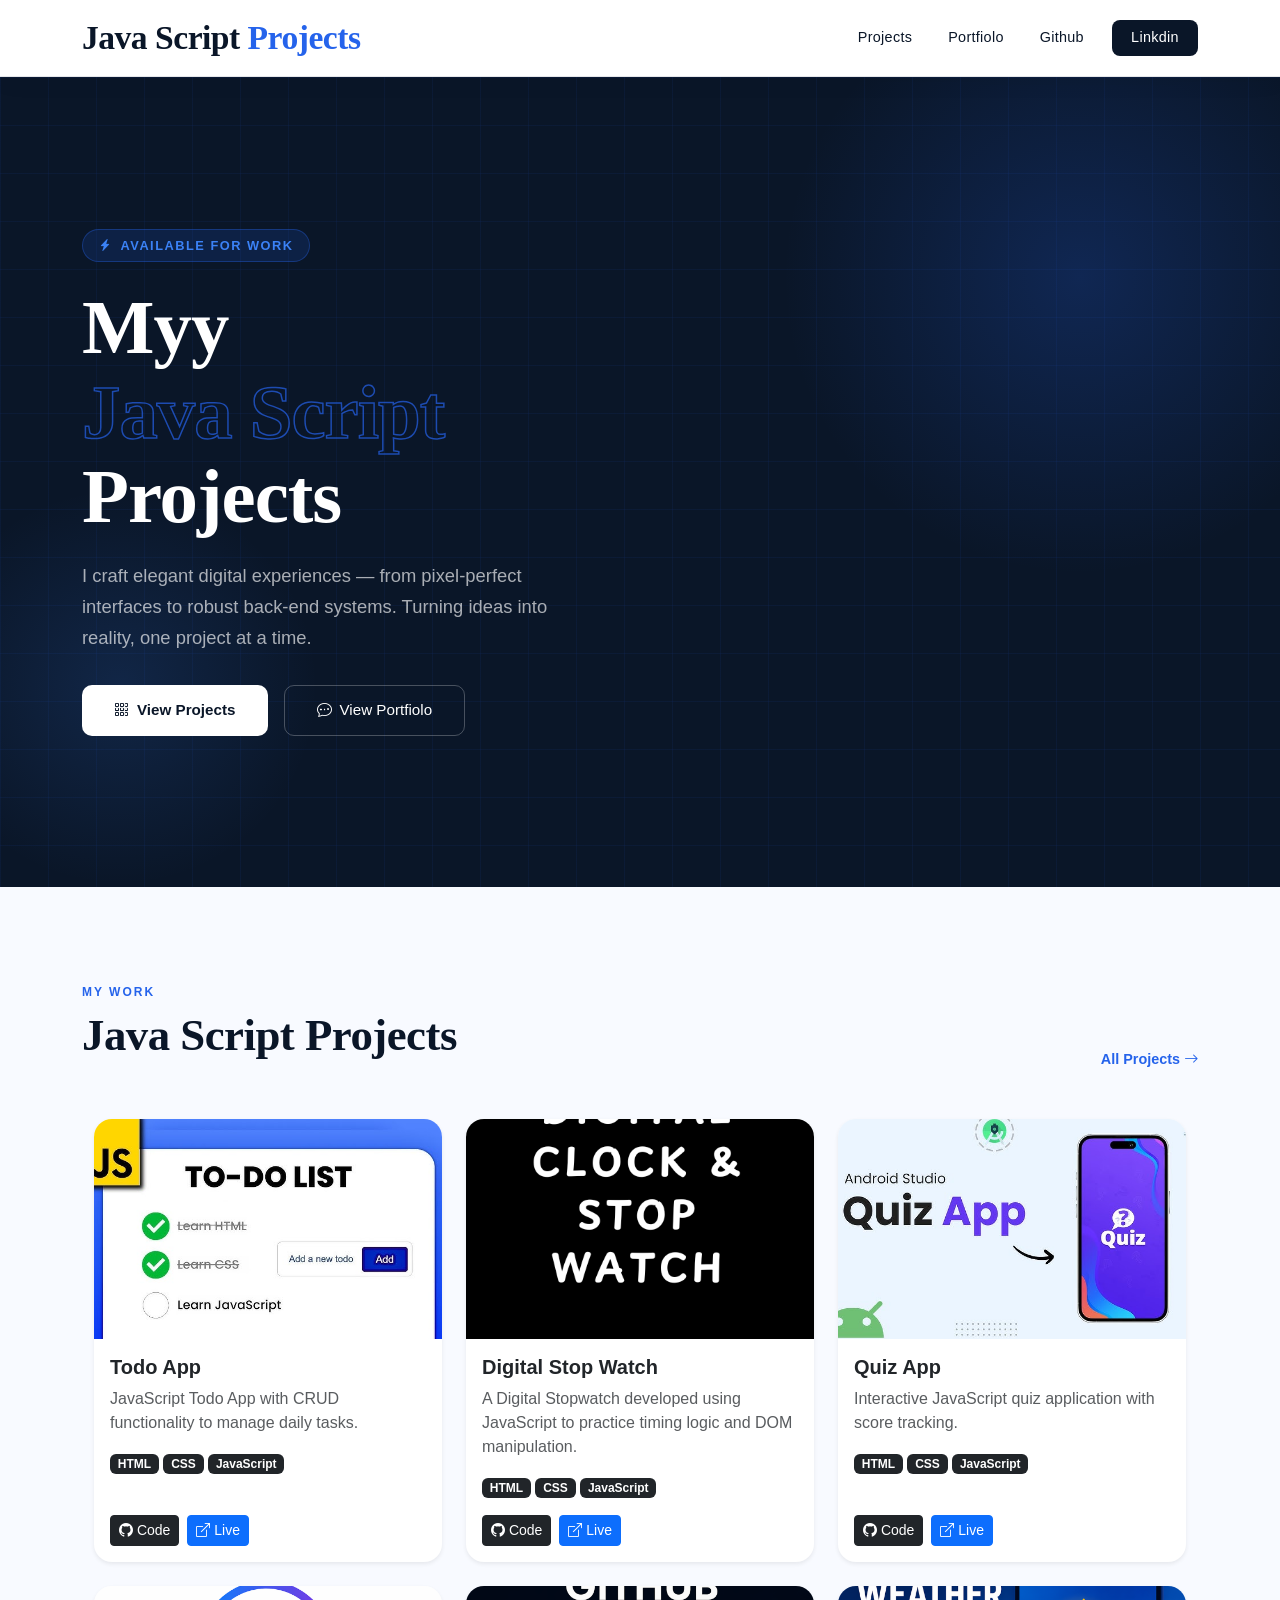
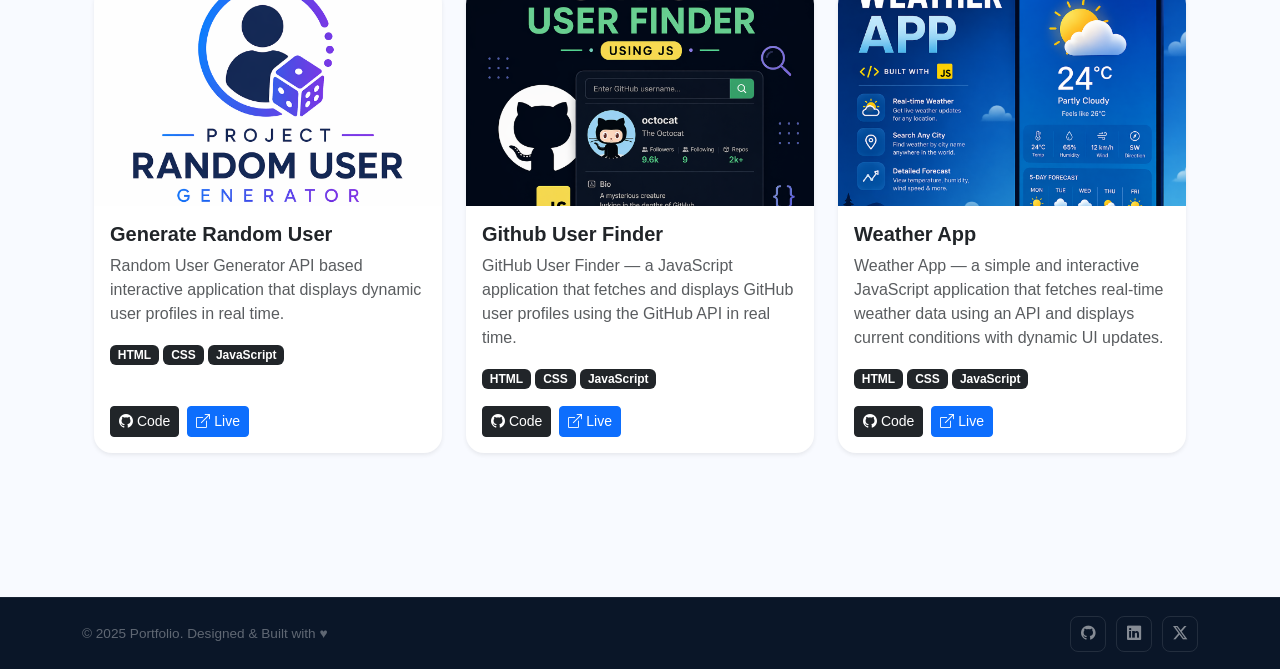
<file: index.html>
<!DOCTYPE html>
<html lang="en">

<head>
    <meta charset="UTF-8" />
    <meta name="viewport" content="width=device-width, initial-scale=1.0" />
    <title>Projects</title>
    <link href="https://cdn.jsdelivr.net/npm/bootstrap@5.3.3/dist/css/bootstrap.min.css" rel="stylesheet" />
    <link href="https://cdn.jsdelivr.net/npm/bootstrap-icons@1.11.3/font/bootstrap-icons.css" rel="stylesheet" />
    <link rel="stylesheet" href="style.css">
</head>

<body>
    <nav class="navbar navbar-expand-lg">
        <div class="container">
            <a class="navbar-brand" href="#">Java Script<span> Projects</span></a>
            <button class="navbar-toggler border-0 shadow-none" type="button" data-bs-toggle="collapse"
                data-bs-target="#navMenu">
                <span class="navbar-toggler-icon"></span>
            </button>
            <div class="collapse navbar-collapse" id="navMenu">
                <ul class="navbar-nav ms-auto align-items-lg-center gap-lg-1 py-3 py-lg-0">
                    <li class="nav-item"><a class="nav-link" href="#projects">Projects</a></li>
                    <li class="nav-item"><a class="nav-link"
                            href="https://protfolio-saffwan-shafqat.netlify.app/">Portfiolo</a></li>
                    <li class="nav-item"><a class="nav-link" href="https://github.com/saffwan5946">Github</a></li>
                    <li class="nav-item ms-lg-2">
                        <a class="nav-link nav-cta" href="https://www.linkedin.com/in/saffwan-ch-4b75b3373/">Linkdin</a>
                    </li>
                </ul>
            </div>
        </div>
    </nav>
    <section class="hero" id="home">
        <div class="hero-grid-bg"></div>
        <div class="hero-glow"></div>
        <div class="hero-glow2"></div>
        <div class="container">
            <div class="row align-items-center g-5">
                <div class="col-lg-6 hero-content">
                    <div class="hero-eyebrow">
                        <i class="bi bi-lightning-charge-fill"></i>
                        Available for Work
                    </div>
                    <h1>Myy<br /><em>Java Script</em><br /> Projects</h1>
                    <p>I craft elegant digital experiences — from pixel-perfect interfaces to robust back-end systems.
                        Turning ideas into reality, one project at a time.</p>
                    <div class="hero-btns">
                        <a href="#projects" class="btn-hero-primary">
                            <i class="bi bi-grid-3x3-gap"></i> View Projects
                        </a>
                        <a href="https://protfolio-saffwan-shafqat.netlify.app/" class="btn-hero-outline">
                            <i class="bi bi-chat-dots"></i> View Portfiolo
                        </a>
                    </div>
                </div>
    </section>
    <section class="section" id="projects">
        <div class="container">
            <div class="row mb-4 align-items-end">
                <div class="col-md-7">
                    <p class="section-label">My Work</p>
                    <h2 class="section-title">Java Script Projects</h2>
                </div>
                <div class="col-md-5 text-md-end mt-3 mt-md-0">
                    <a href="#" class="text-decoration-none"
                        style="color:var(--accent); font-size:0.9rem; font-weight:600;">
                        All Projects <i class="bi bi-arrow-right"></i>
                    </a>
                </div>
            </div>


            <div class="container my-5">
                <div class="row g-4">

                    <!-- Project 1 -->
                    <div class="col-12 col-sm-6 col-lg-4">
                        <div class="card project-card h-100 border-0 shadow-sm">

                            <img src="./Images/hq720.jpg" class="card-img-top" alt="Project">

                            <div class="card-body d-flex flex-column">

                                <h5 class="fw-bold">Todo App</h5>

                                <p class="text-muted">
                                    JavaScript Todo App with CRUD functionality to manage daily tasks.
                                </p>

                                <div class="mb-3">
                                    <span class="badge bg-dark">HTML</span>
                                    <span class="badge bg-dark">CSS</span>
                                    <span class="badge bg-dark">JavaScript</span>
                                </div>

                                <div class="mt-auto d-flex gap-2">
                                    <a href="https://github.com/saffwan5946/JavaScript-Projects/tree/main/Project-01-Todo-App" class="btn btn-dark btn-sm">
                                        <i class="bi bi-github"></i> Code
                                    </a>

                                    <a href="https://saffwan5946.github.io/JavaScript-Projects/Project-01-Todo-App" class="btn btn-primary btn-sm">
                                        <i class="bi bi-box-arrow-up-right"></i> Live
                                    </a>
                                </div>

                            </div>
                        </div>
                    </div>


                    <!-- Project 2 -->
                    <div class="col-12 col-sm-6 col-lg-4">
                        <div class="card project-card h-100 border-0 shadow-sm">

                            <img src="./Images/digital-stopwatch.png" class="card-img-top" alt="Project">

                            <div class="card-body d-flex flex-column">

                                <h5 class="fw-bold">Digital Stop Watch</h5>

                                <p class="text-muted">
                                    A Digital Stopwatch developed using JavaScript to practice timing logic and DOM manipulation.
                                </p>

                                <div class="mb-3">
                                    <span class="badge bg-dark">HTML</span>
                                    <span class="badge bg-dark">CSS</span>
                                    <span class="badge bg-dark">JavaScript</span>
                                </div>

                                <div class="mt-auto d-flex gap-2">
                                    <a href="https://github.com/saffwan5946/JavaScript-Projects/tree/main/Project-02-stop-Watch" class="btn btn-dark btn-sm">
                                        <i class="bi bi-github"></i> Code
                                    </a>

                                    <a href="https://saffwan5946.github.io/JavaScript-Projects/Project-02-stop-Watch" class="btn btn-primary btn-sm">
                                        <i class="bi bi-box-arrow-up-right"></i> Live
                                    </a>
                                </div>

                            </div>
                        </div>
                    </div>


                    <!-- Project 3 -->
                    <div class="col-12 col-sm-6 col-lg-4">
                        <div class="card project-card h-100 border-0 shadow-sm">

                            <img src="./Images/quiz-app-project.jpg" class="card-img-top" alt="Project">

                            <div class="card-body d-flex flex-column">

                                <h5 class="fw-bold">Quiz App</h5>

                                <p class="text-muted">
                                    Interactive JavaScript quiz application with score tracking.
                                </p>

                                <div class="mb-3">
                                    <span class="badge bg-dark">HTML</span>
                                    <span class="badge bg-dark">CSS</span>
                                    <span class="badge bg-dark">JavaScript</span>
                                </div>

                                <div class="mt-auto d-flex gap-2">
                                    <a href="https://github.com/saffwan5946/JavaScript-Projects/tree/main/Project-03-Quiz-App" class="btn btn-dark btn-sm">
                                        <i class="bi bi-github"></i> Code
                                    </a>

                                    <a href="https://saffwan5946.github.io/JavaScript-Projects/Project-03-Quiz-App" class="btn btn-primary btn-sm">
                                        <i class="bi bi-box-arrow-up-right"></i> Live
                                    </a>
                                </div>

                            </div>
                        </div>
                    </div>

                    <!-- Project 4 -->
                    <div class="col-12 col-sm-6 col-lg-4">
                        <div class="card project-card h-100 border-0 shadow-sm">

                            <img src="./Images/ChatGPT Image Apr 23, 2026, 09_19_44 PM.png" class="card-img-top" alt="Project">

                            <div class="card-body d-flex flex-column">

                                <h5 class="fw-bold">Generate Random User</h5>

                                <p class="text-muted">
                                    Random User Generator API based interactive application that displays dynamic user profiles in real time.
                                </p>

                                <div class="mb-3">
                                    <span class="badge bg-dark">HTML</span>
                                    <span class="badge bg-dark">CSS</span>
                                    <span class="badge bg-dark">JavaScript</span>
                                </div>

                                <div class="mt-auto d-flex gap-2">
                                    <a href="https://github.com/saffwan5946/JavaScript-Projects/tree/main/Project-04-random-user" class="btn btn-dark btn-sm">
                                        <i class="bi bi-github"></i> Code
                                    </a>

                                    <a href="https://saffwan5946.github.io/JavaScript-Projects/Project-04-random-user" class="btn btn-primary btn-sm">
                                        <i class="bi bi-box-arrow-up-right"></i> Live
                                    </a>
                                </div>

                            </div>
                        </div>
                    </div>

                    <!-- Project 5 -->
                    <div class="col-12 col-sm-6 col-lg-4">
                        <div class="card project-card h-100 border-0 shadow-sm">

                            <img src="./Images/ChatGPT Image Apr 23, 2026, 09_21_28 PM.png" class="card-img-top" alt="Project">

                            <div class="card-body d-flex flex-column">

                                <h5 class="fw-bold">Github User Finder</h5>

                                <p class="text-muted">
                                  GitHub User Finder — a JavaScript application that fetches and displays GitHub user profiles using the GitHub API in real time.
                                </p>

                                <div class="mb-3">
                                    <span class="badge bg-dark">HTML</span>
                                    <span class="badge bg-dark">CSS</span>
                                    <span class="badge bg-dark">JavaScript</span>
                                </div>

                                <div class="mt-auto d-flex gap-2">
                                    <a href="https://github.com/saffwan5946/JavaScript-Projects/tree/main/Project-05-github-user-finder" class="btn btn-dark btn-sm">
                                        <i class="bi bi-github"></i> Code
                                    </a>

                                    <a href="https://saffwan5946.github.io/JavaScript-Projects/Project-05-github-user-finder" class="btn btn-primary btn-sm">
                                        <i class="bi bi-box-arrow-up-right"></i> Live
                                    </a>
                                </div>

                            </div>
                        </div>
                    </div>

                    <!-- Project 6 -->
                    <div class="col-12 col-sm-6 col-lg-4">
                        <div class="card project-card h-100 border-0 shadow-sm">

                            <img src="./Images/ChatGPT Image Apr 23, 2026, 09_22_50 PM.png" class="card-img-top" alt="Project">

                            <div class="card-body d-flex flex-column">

                                <h5 class="fw-bold">Weather App</h5>

                                <p class="text-muted">
                                   Weather App — a simple and interactive JavaScript application that fetches real-time weather data using an API and displays current conditions with dynamic UI updates.
                                </p>

                                <div class="mb-3">
                                    <span class="badge bg-dark">HTML</span>
                                    <span class="badge bg-dark">CSS</span>
                                    <span class="badge bg-dark">JavaScript</span>
                                </div>

                                <div class="mt-auto d-flex gap-2">
                                    <a href="https://github.com/saffwan5946/JavaScript-Projects/tree/main/Project-06-weather-app" class="btn btn-dark btn-sm">
                                        <i class="bi bi-github"></i> Code
                                    </a>

                                    <a href="https://saffwan5946.github.io/JavaScript-Projects/Project-06-weather-app" class="btn btn-primary btn-sm">
                                        <i class="bi bi-box-arrow-up-right"></i> Live
                                    </a>
                                </div>

                            </div>
                        </div>
                    </div>



                </div>
            </div>
        </div>
    </section>
    <footer>
        <div class="container">
            <div class="d-flex flex-wrap justify-content-between align-items-center gap-3">
                <span class="footer-text">© 2025 Portfolio. Designed & Built with ♥</span>
                <div class="social-links">
                    <a href="https://github.com/saffwan5946" class="social-link"><i class="bi bi-github"></i></a>
                    <a href="https://www.linkedin.com/in/saffwan-ch-4b75b3373/" class="social-link"><i
                            class="bi bi-linkedin"></i></a>
                    <a href="#" class="social-link"><i class="bi bi-twitter-x"></i></a>
                </div>
            </div>
        </div>
    </footer>
    <script src="https://cdn.jsdelivr.net/npm/bootstrap@5.3.3/dist/js/bootstrap.bundle.min.js"></script>
</body>

</html>
</file>
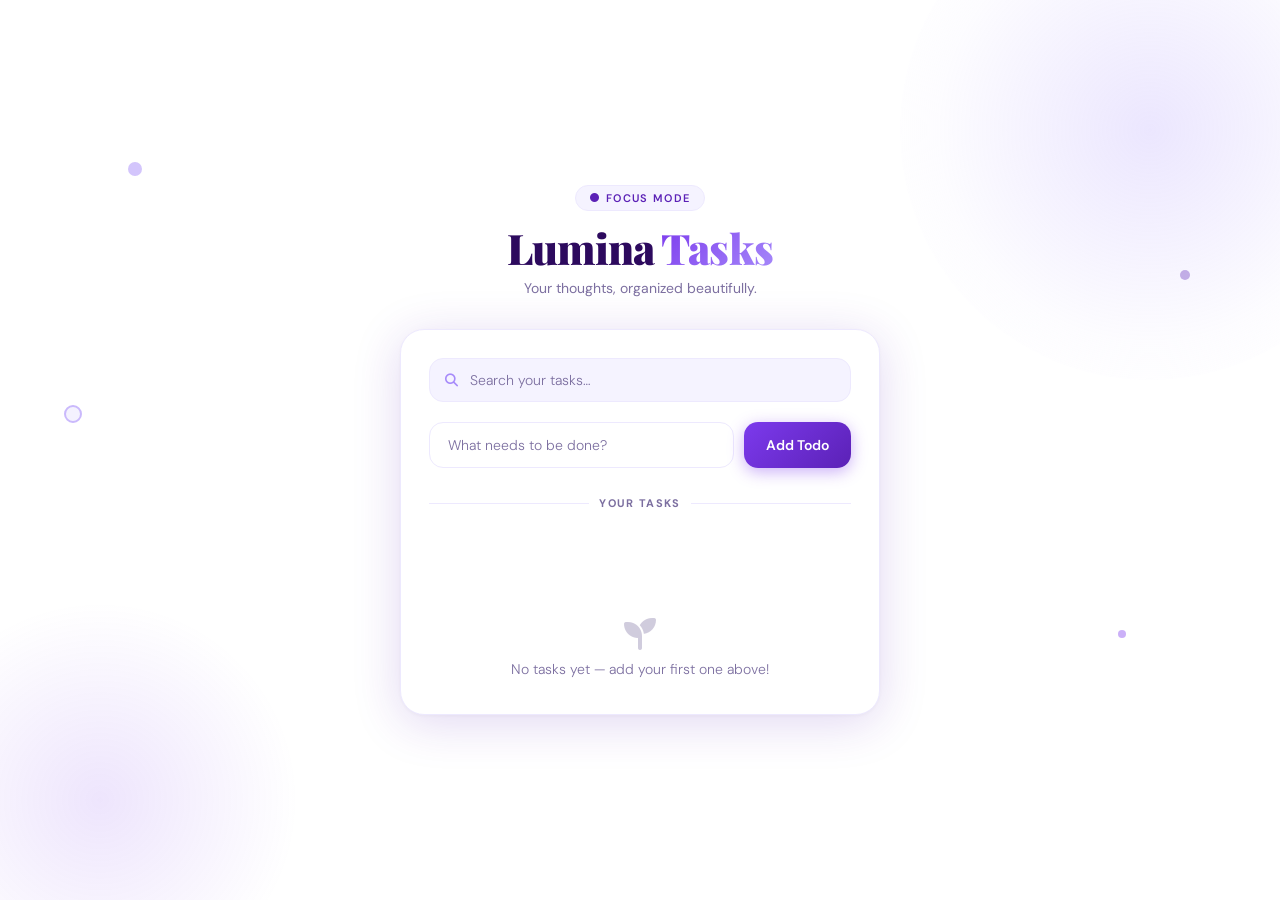
<file: Project-01-Todo-App/index.html>
<!DOCTYPE html>
<html lang="en">

<head>
  <meta charset="UTF-8" />
  <meta name="viewport" content="width=device-width, initial-scale=1.0" />
  <title>Lumina Tasks</title>
  <link rel="stylesheet" href="style.css">
  <link
    href="https://fonts.googleapis.com/css2?family=Playfair+Display:wght@700;900&family=DM+Sans:wght@300;400;500;600&display=swap"
    rel="stylesheet" />
  <link rel="stylesheet" href="https://cdnjs.cloudflare.com/ajax/libs/font-awesome/6.4.0/css/all.min.css" />
</head>

<body>
  <div class="orb orb-1"></div>
  <div class="orb orb-2"></div>
  <div class="orb orb-3"></div>
  <div class="orb orb-4"></div>

  <div class="app-wrapper">
    <div class="app-header">
      <div class="badge"><i class="fas fa-circle"></i> Focus Mode</div>
      <h1>Lumina <span>Tasks</span></h1>
      <p>Your thoughts, organized beautifully.</p>
    </div>

    <div class="card">
      <!-- Search -->
      <div class="search">
        <i class="fas fa-search"></i>
        <input type="text" placeholder="Search your tasks…" />
      </div>

      <!-- Add form -->
      <form class="add">
        <input type="text" name="add" placeholder="What needs to be done?" autocomplete="off" required />
        <button type="submit" class="btn">Add Todo</button>
      </form>

      <!-- List -->
      <div class="section-label">
        <span>Your Tasks</span>
      </div>

      <ul class="todos"></ul>

      <div class="empty-state" id="empty-state">
        <i class="fas fa-seedling"></i>
        <p>No tasks yet — add your first one above!</p>
      </div>
    </div>
  </div>

  <script src="app.js"></script>
</body>

</html>
</file>
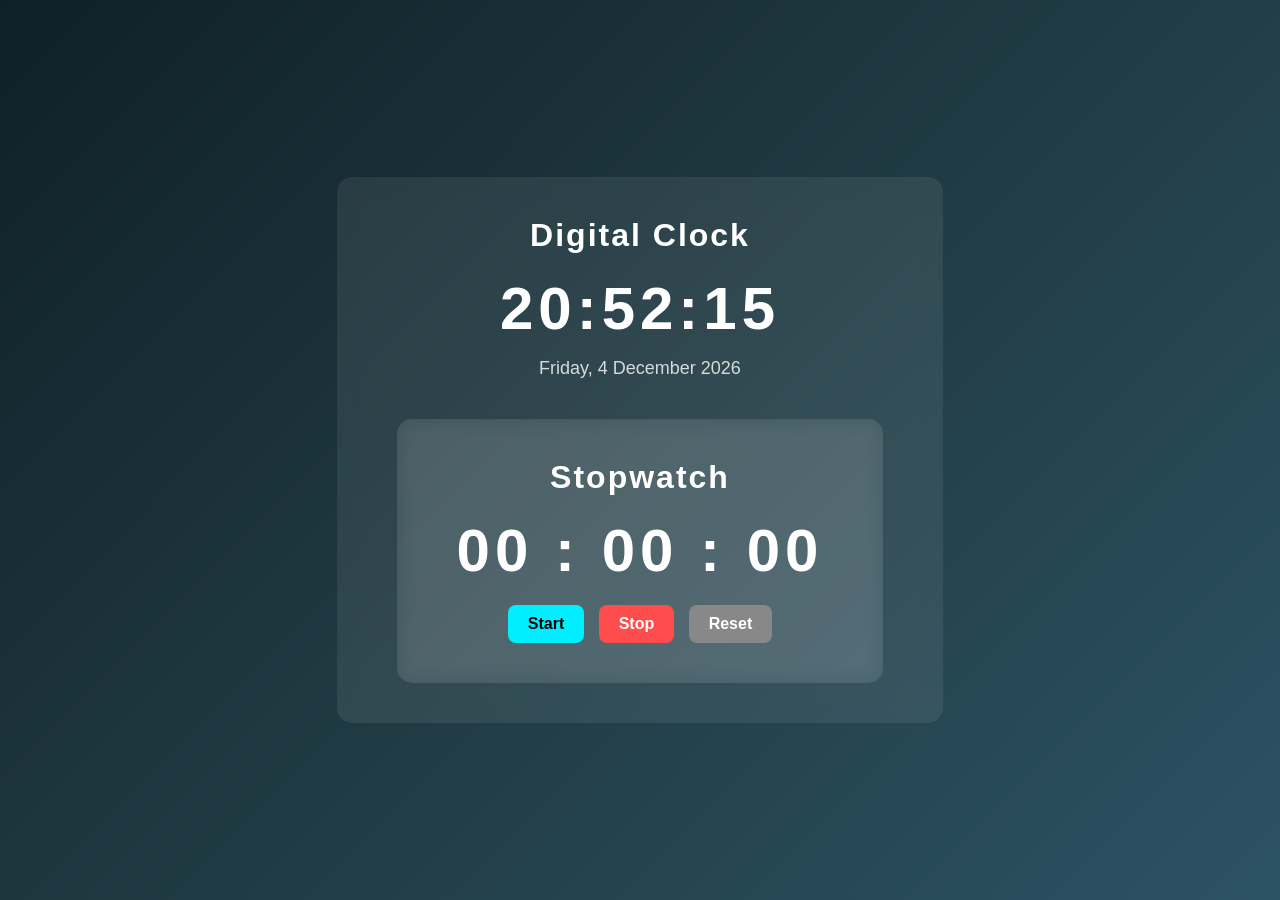
<file: Project-02-stop-Watch/index.html>
<!DOCTYPE html>
<html lang="en">

<head>
    <meta charset="UTF-8">
    <title>Digital Clock</title>
    <link rel="stylesheet" href="style.css">
</head>

<body>

    <div class="container">

        <h1>Digital Clock</h1>

        <div class="clock">
            <span id="hours">00</span>
            <span>:</span>
            <span id="minutes">00</span>
            <span>:</span>
            <span id="seconds">00</span>
        </div>

        <div class="date">
            <p id="date">Day, Date Month Year</p>
        </div>

        <!-- Stopwatch Box -->
    <div class="stopwatch-container" style="margin-top:40px;">
        <h1>Stopwatch</h1>
        <div class="stopwatch">
            <span id="sw-minutes">00</span>
            <span>:</span>
            <span id="sw-seconds">00</span>
            <span>:</span>
            <span id="sw-milisec">00</span>
        </div>

        <div class="sw-buttons" style="margin-top:20px;">
            <button id="start-btn">Start</button>
            <button id="stop-btn">Stop</button>
            <button id="reset-btn">Reset</button>
        </div>
    </div>

    </div>
    <script src="app.js"></script>
</body>
</html>
</file>
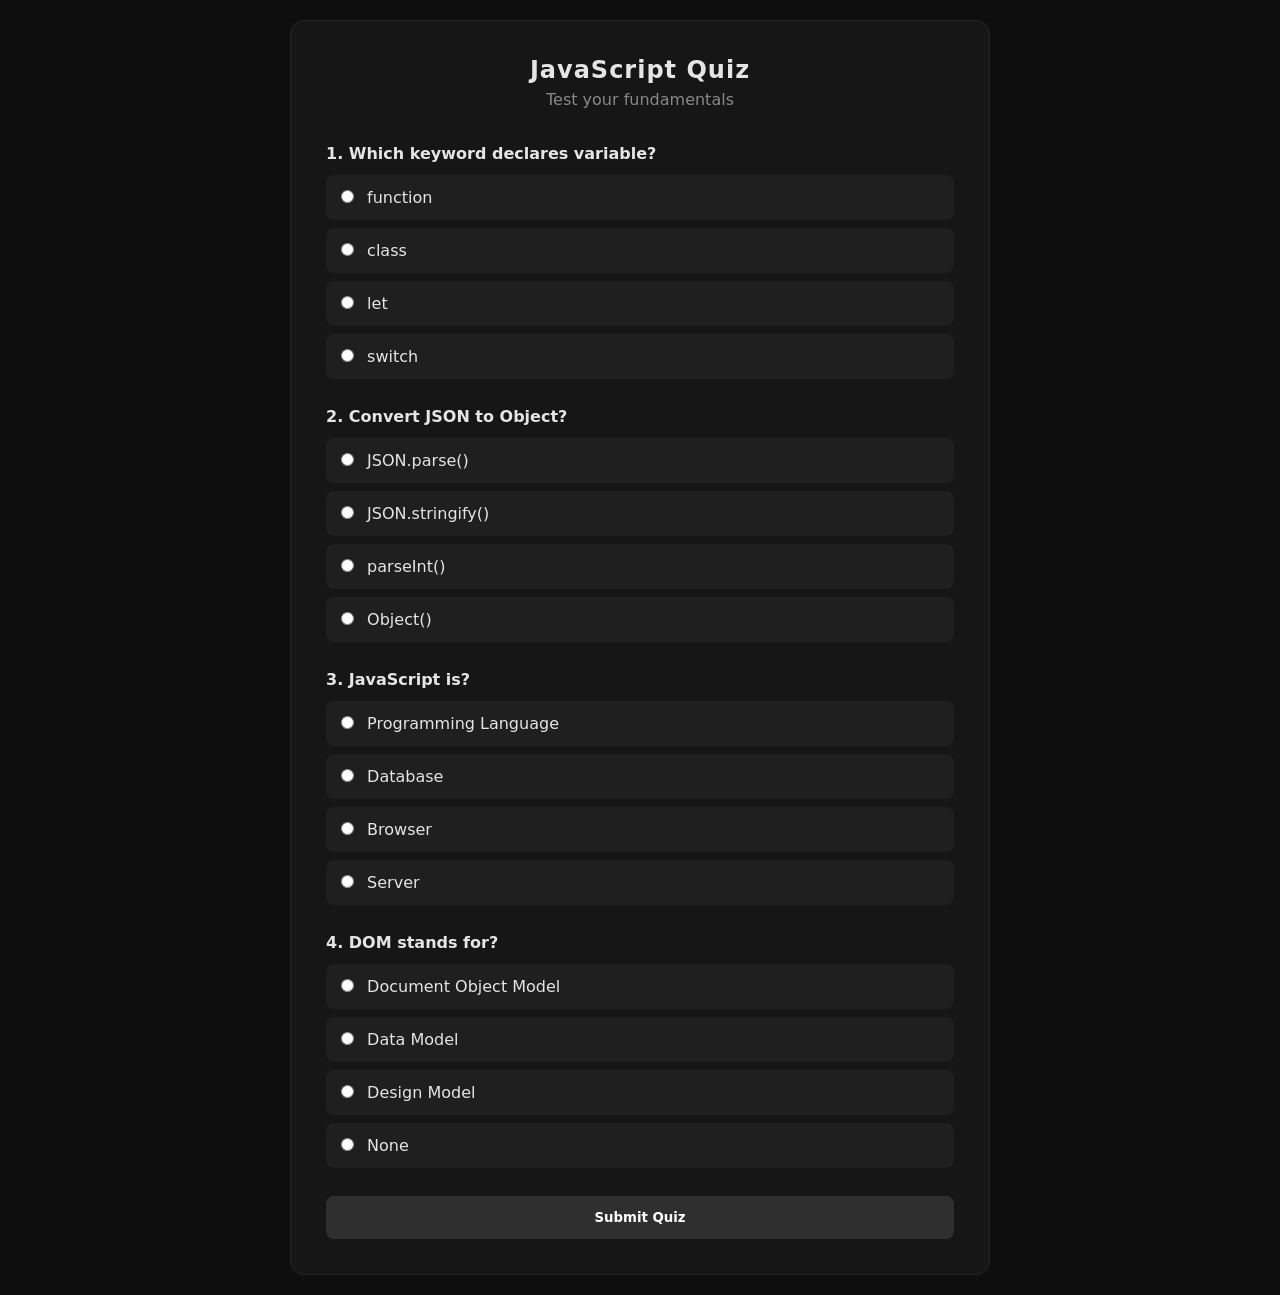
<file: Project-03-Quiz-App/index.html>
<!DOCTYPE html>
<html lang="en">
<head>
<meta charset="UTF-8">
<meta name="viewport" content="width=device-width, initial-scale=1">

<title>Quiz App</title>

<link rel="stylesheet" href="style.css">
</head>

<body>

<div class="container">

    <!-- RESULT -->
    <div class="result d-none">
        <p>Your Score</p>
        <h1><span>0%</span></h1>
    </div>

    <form class="quiz-form">

        <div class="header">
            <h2>JavaScript Quiz</h2>
            <p>Test your fundamentals</p>
        </div>

        <!-- Question -->
        <div class="question">
            <h4>1. Which keyword declares variable?</h4>

            <label><input type="radio" name="q1" value="a"> function</label>
            <label><input type="radio" name="q1" value="b"> class</label>
            <label><input type="radio" name="q1" value="c"> let</label>
            <label><input type="radio" name="q1" value="d"> switch</label>
        </div>

        <div class="question">
            <h4>2. Convert JSON to Object?</h4>

            <label><input type="radio" name="q2" value="a"> JSON.parse()</label>
            <label><input type="radio" name="q2" value="b"> JSON.stringify()</label>
            <label><input type="radio" name="q2" value="c"> parseInt()</label>
            <label><input type="radio" name="q2" value="d"> Object()</label>
        </div>

        <div class="question">
            <h4>3. JavaScript is?</h4>

            <label><input type="radio" name="q3" value="a"> Programming Language</label>
            <label><input type="radio" name="q3" value="b"> Database</label>
            <label><input type="radio" name="q3" value="c"> Browser</label>
            <label><input type="radio" name="q3" value="d"> Server</label>
        </div>

        <div class="question">
            <h4>4. DOM stands for?</h4>

            <label><input type="radio" name="q4" value="a"> Document Object Model</label>
            <label><input type="radio" name="q4" value="b"> Data Model</label>
            <label><input type="radio" name="q4" value="c"> Design Model</label>
            <label><input type="radio" name="q4" value="d"> None</label>
        </div>

        <button class="submit-btn">Submit Quiz</button>

    </form>

</div>

<script src="app.js"></script>

</body>
</html>
</file>
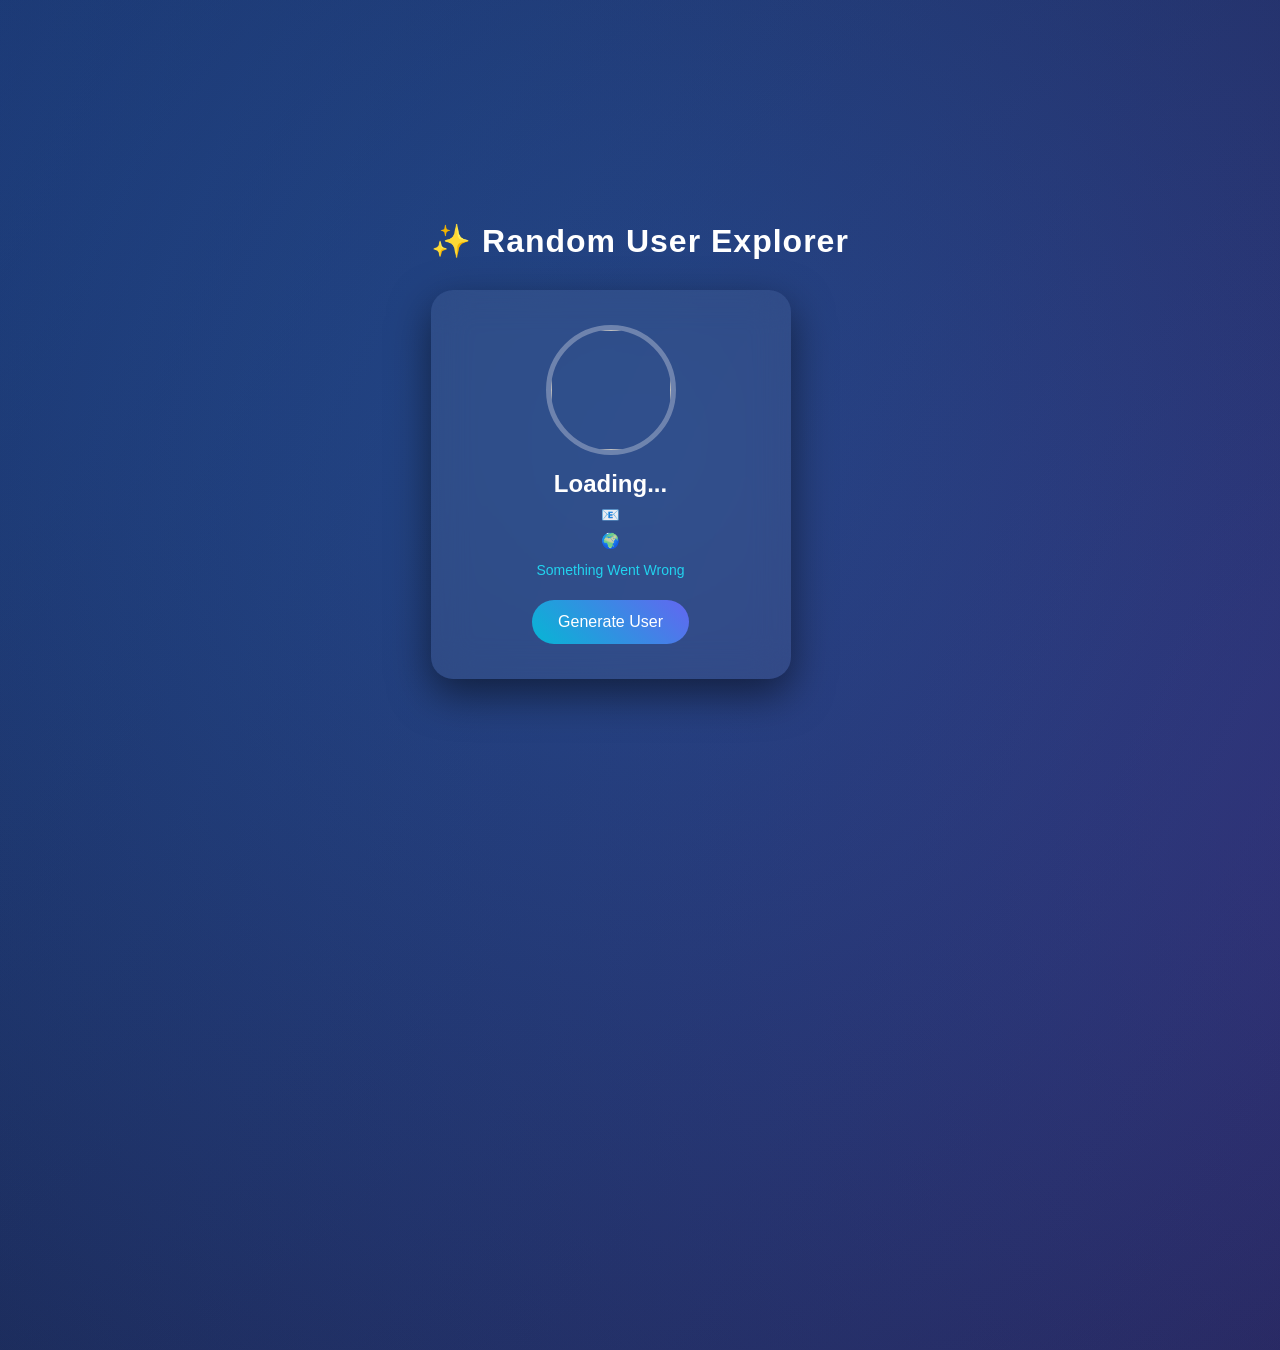
<file: Project-04-random-user/index.html>
<!DOCTYPE html>
<html lang="en">
<head>
<meta charset="UTF-8">
<meta name="viewport" content="width=device-width, initial-scale=1.0">
<title>Random User App</title>

<link rel="stylesheet" href="style.css">

</head>
<body>

<div class="bg-animation"></div>

<div class="app">

    <h1>✨ Random User Explorer</h1>

    <div class="card" id="card">

        <div class="img-wrapper">
            <img id="userImg">
        </div>

        <h2 id="userName">Loading...</h2>

        <div class="details">
            <p>📧 <span id="userEmail"></span></p>
            <p>🌍 <span id="userCountry"></span></p>
        </div>

        <p id="statusText" class="status">Ready</p>

        <button id="btn">Generate User</button>

    </div>

</div>

<script src="app.js"></script>
</body>
</html>
</file>
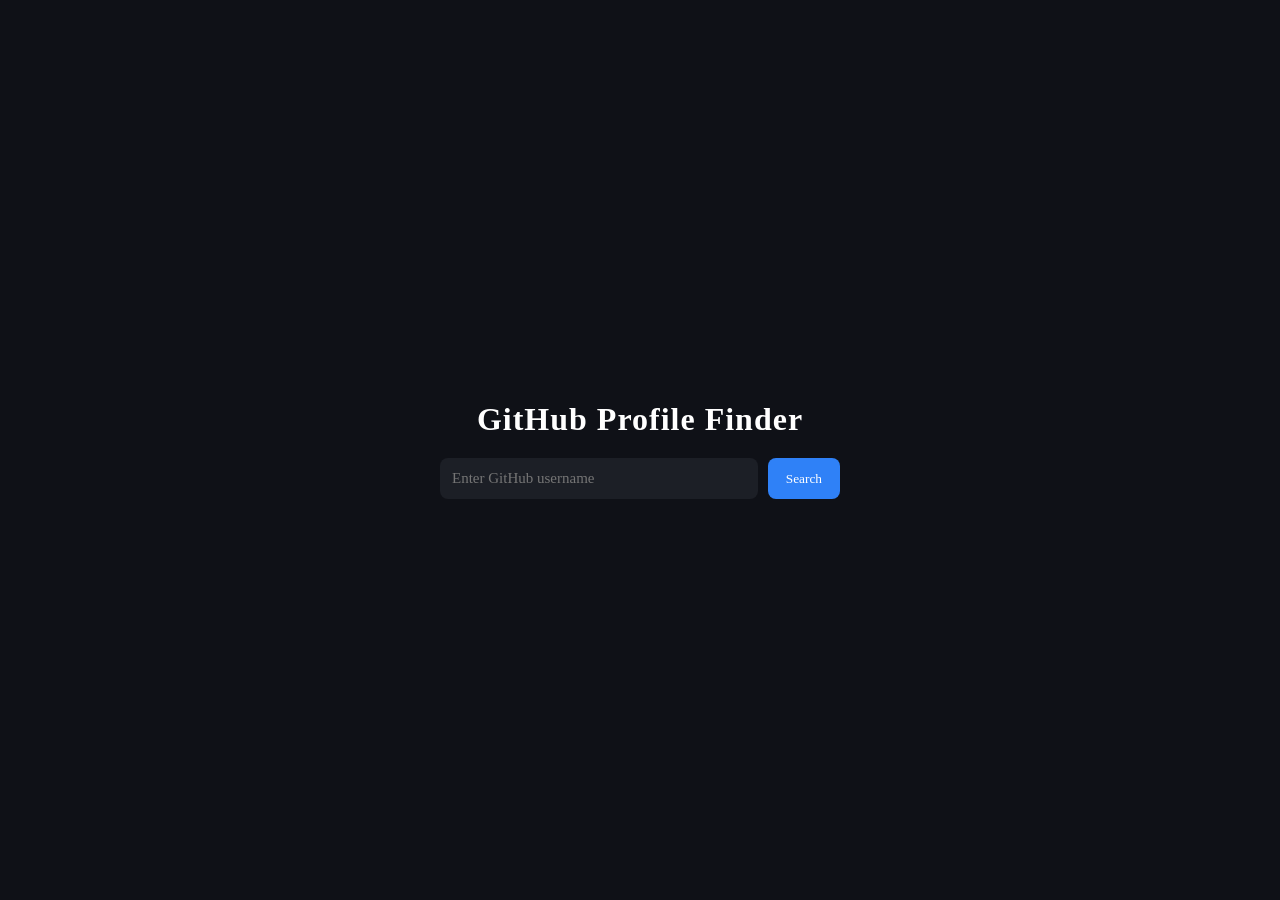
<file: Project-05-gtihub-user-finder/index.html>
<!DOCTYPE html>
<html lang="en">
<head>
<meta charset="UTF-8">
<meta name="viewport" content="width=device-width, initial-scale=1.0">
<title>GitHub Profile Finder</title>
<link rel="stylesheet" href="style.css">
</head>

<body>

<div class="container">

<h1>GitHub Profile Finder</h1>

<div class="search-box">
    <input type="text" id="usernameInput" placeholder="Enter GitHub username">
    <button id="searchBtn">Search</button>
</div>

<p id="statusText"></p>

<div id="profileCard" class="card">

<img id="userImg">

<h2 id="userName"></h2>
<p id="userBio"></p>

<div class="stats">
    <div>
        <span id="followers">0</span>
        <p>Followers</p>
    </div>

    <div>
        <span id="following">0</span>
        <p>Following</p>
    </div>

    <div>
        <span id="repos">0</span>
        <p>Repos</p>
    </div>
</div>

<a id="profileLink" target="_blank">View Profile</a>

</div>

</div>

<script src="app.js"></script>
</body>
</html>
</file>
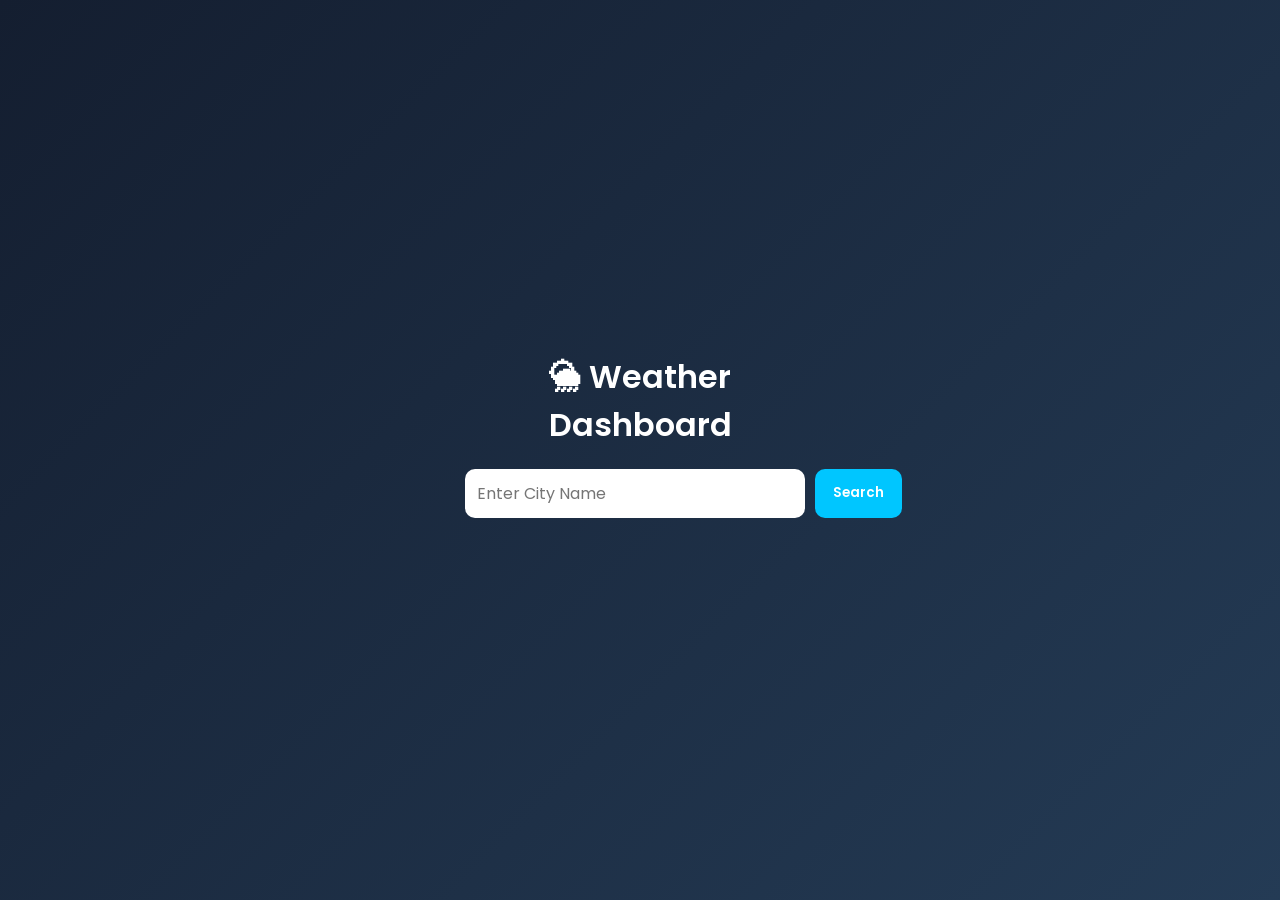
<file: Project-06-weather-app/index.html>
<!DOCTYPE html>
<html lang="en">
<head>
<meta charset="UTF-8">
<meta name="viewport" content="width=device-width, initial-scale=1.0">
<title>Weather App Pro</title>

<link rel="stylesheet" href="style.css">

<link href="https://fonts.googleapis.com/css2?family=Poppins:wght@300;400;600&display=swap" rel="stylesheet">
</head>

<body>

<div class="container">

  <h1 class="title">🌦 Weather Dashboard</h1>

  <div class="search-box">
    <input id="cityInput" type="text" placeholder="Enter City Name">
    <button id="searchBtn">Search</button>
  </div>

  <p id="errorMsg"></p>

  <div id="weatherCard" class="weather-card">

      <div class="top">
        <h2 id="cityName"></h2>
        <img id="weatherIcon">
      </div>

      <h1 id="temperature"></h1>
      <p id="condition"></p>

      <div class="details">
        <div class="detail-box">
          <p>Humidity</p>
          <h3 id="humidity"></h3>
        </div>

        <div class="detail-box">
          <p>Wind Speed</p>
          <h3 id="windSpeed"></h3>
        </div>
      </div>

  </div>

</div>

<script src="app.js"></script>
</body>
</html>
</file>
<file: style.css>
:root {
      --navy:       #0a1628;
      --navy-mid:   #112240;
      --navy-light: #1e3a5f;
      --accent:     #2563eb;
      --accent2:    #3b82f6;
      --white:      #ffffff;
      --off-white:  #f8faff;
      --muted:      #64748b;
      --border:     rgba(10,22,40,0.10);
    }

    * { box-sizing: border-box; }

    html { scroll-behavior: smooth; }

    body {
      font-family: 'DM Sans', sans-serif;
      background: var(--off-white);
      color: var(--navy);
      overflow-x: hidden;
    }
    .navbar {
      background: var(--white);
      border-bottom: 1.5px solid var(--border);
      padding: 0.5rem 0;
      position: sticky;
      top: 0;
      z-index: 1000;
      box-shadow: 0 2px 24px rgba(10,22,40,0.06);
    }
    .navbar-brand {
      font-family: 'Playfair Display', serif;
      font-size: 2.1rem;
      font-weight: 900;
      color: var(--navy) !important;
      letter-spacing: -0.5px;
    }
    .navbar-brand span { color: var(--accent); }
    .nav-link {
      color: var(--navy) !important;
      font-weight: 500;
      font-size: 0.9rem;
      letter-spacing: 0.3px;
      padding: 0.4rem 1rem !important;
      border-radius: 6px;
      transition: background 0.2s, color 0.2s;
    }
    .nav-link:hover { background: var(--off-white); color: var(--accent) !important; }
    .nav-cta {
      background: var(--navy);
      color: var(--white) !important;
      border-radius: 8px !important;
      padding: 0.45rem 1.2rem !important;
      transition: background 0.2s, transform 0.15s;
    }
    .nav-cta:hover { background: var(--accent) !important; transform: translateY(-1px); color: var(--white) !important;  }
    .hero {
      background: var(--navy);
      min-height: 90vh;
      display: flex;
      align-items: center;
      position: relative;
      overflow: hidden;
    }
    .hero-grid-bg {
      position: absolute;
      inset: 0;
      background-image:
        linear-gradient(rgba(37,99,235,0.07) 1px, transparent 1px),
        linear-gradient(90deg, rgba(37,99,235,0.07) 1px, transparent 1px);
      background-size: 48px 48px;
      animation: gridPan 20s linear infinite;
    }
    @keyframes gridPan {
      from { background-position: 0 0; }
      to   { background-position: 48px 48px; }
    }
    .hero-glow {
      position: absolute;
      width: 600px; height: 600px;
      background: radial-gradient(circle, rgba(37,99,235,0.22) 0%, transparent 70%);
      border-radius: 50%;
      right: -100px; top: -100px;
      pointer-events: none;
    }
    .hero-glow2 {
      position: absolute;
      width: 400px; height: 400px;
      background: radial-gradient(circle, rgba(59,130,246,0.15) 0%, transparent 70%);
      border-radius: 50%;
      left: -80px; bottom: 0;
      pointer-events: none;
    }
    .hero-content { position: relative; z-index: 2; }
    .hero-eyebrow {
      display: inline-flex;
      align-items: center;
      gap: 8px;
      background: rgba(37,99,235,0.15);
      border: 1px solid rgba(37,99,235,0.35);
      color: var(--accent2);
      font-size: 0.8rem;
      font-weight: 600;
      letter-spacing: 1.5px;
      text-transform: uppercase;
      padding: 6px 16px;
      border-radius: 50px;
      margin-bottom: 1.5rem;
    }
    .hero-eyebrow i { font-size: 0.75rem; }
    .hero h1 {
      font-family: 'Playfair Display', serif;
      font-size: clamp(2.8rem, 6vw, 5rem);
      font-weight: 900;
      color: var(--white);
      line-height: 1.1;
      margin-bottom: 1.25rem;
      letter-spacing: -1px;
    }
    .hero h1 em {
      font-style: normal;
      color: transparent;
      -webkit-text-stroke: 1.5px rgba(37,99,235,0.7);
    }
    .hero p {
      color: rgba(255,255,255,0.65);
      font-size: 1.15rem;
      font-weight: 300;
      max-width: 480px;
      line-height: 1.7;
      margin-bottom: 2rem;
    }
    .hero-btns { display: flex; flex-wrap: wrap; gap: 1rem; }
    .btn-hero-primary {
      background: var(--white);
      color: var(--navy);
      font-weight: 600;
      padding: 0.8rem 2rem;
      border-radius: 10px;
      border: none;
      font-size: 0.95rem;
      transition: transform 0.2s, box-shadow 0.2s;
      text-decoration: none;
      display: inline-flex; align-items: center; gap: 8px;
    }
    .btn-hero-primary:hover { transform: translateY(-2px); box-shadow: 0 8px 30px rgba(255,255,255,0.2); color: var(--navy); }
    .btn-hero-outline {
      border: 1.5px solid rgba(255,255,255,0.25);
      color: var(--white);
      font-weight: 500;
      padding: 0.8rem 2rem;
      border-radius: 10px;
      background: transparent;
      font-size: 0.95rem;
      transition: border-color 0.2s, background 0.2s;
      text-decoration: none;
      display: inline-flex; align-items: center; gap: 8px;
    }
    .btn-hero-outline:hover { border-color: var(--accent2); background: rgba(37,99,235,0.1); color: var(--white); }

    .hero-stats {
      display: flex;
      gap: 2.5rem;
      margin-top: 3rem;
      flex-wrap: wrap;
    }
    .stat-item { text-align: left; }
    .stat-num {
      font-family: 'Playfair Display', serif;
      font-size: 2rem;
      font-weight: 700;
      color: var(--white);
      line-height: 1;
    }
    .stat-label {
      font-size: 0.8rem;
      color: rgba(255,255,255,0.45);
      font-weight: 400;
      margin-top: 2px;
      letter-spacing: 0.5px;
    }
    .hero-visual {
      position: relative;
      z-index: 2;
    }
    .hero-card-mockup {
      background: var(--navy-mid);
      border: 1px solid rgba(37,99,235,0.2);
      border-radius: 20px;
      padding: 2rem;
      box-shadow: 0 40px 80px rgba(0,0,0,0.4);
      animation: float 5s ease-in-out infinite;
    }
    @keyframes float {
      0%,100% { transform: translateY(0); }
      50%      { transform: translateY(-14px); }
    }
    .mockup-bar {
      display: flex; gap: 6px; margin-bottom: 1.2rem;
    }
    .mockup-dot {
      width: 10px; height: 10px; border-radius: 50%;
    }
    .mockup-line {
      height: 8px; border-radius: 4px;
      background: rgba(255,255,255,0.08);
      margin-bottom: 10px;
    }
    .mockup-img {
      height: 120px;
      border-radius: 10px;
      background: linear-gradient(135deg, rgba(37,99,235,0.3), rgba(10,22,40,0.6));
      margin-bottom: 1rem;
      display: flex; align-items: center; justify-content: center;
      border: 1px solid rgba(37,99,235,0.2);
    }
    .mockup-img i { font-size: 2.5rem; color: rgba(37,99,235,0.6); }
    .mockup-tag {
      display: inline-block;
      background: rgba(37,99,235,0.2);
      color: var(--accent2);
      font-size: 0.7rem;
      font-weight: 600;
      letter-spacing: 0.8px;
      padding: 3px 10px;
      border-radius: 20px;
      text-transform: uppercase;
    }
    .section { padding: 6rem 0; }
    .section-label {
      font-size: 0.75rem;
      font-weight: 700;
      letter-spacing: 2px;
      text-transform: uppercase;
      color: var(--accent);
      margin-bottom: 0.5rem;
    }
    .section-title {
      font-family: 'Playfair Display', serif;
      font-size: clamp(1.8rem, 4vw, 2.8rem);
      font-weight: 900;
      color: var(--navy);
      line-height: 1.2;
      letter-spacing: -0.5px;
    }
    .project-card {
      background: var(--white);
      border-radius: 18px;
      border: 1.5px solid var(--border);
      overflow: hidden;
      transition: transform 0.3s, box-shadow 0.3s;
      height: 100%;
    }
    .project-card:hover {
      transform: translateY(-8px);
      box-shadow: 0 24px 60px rgba(10,22,40,0.12);
    }
    .card-thumb {
      height: 200px;
      position: relative;
      overflow: hidden;
      display: flex; align-items: center; justify-content: center;
    }
    .thumb-bg {
      position: absolute; inset: 0;
      transition: transform 0.4s;
    }
    .project-card:hover .thumb-bg { transform: scale(1.06); }
    .thumb-icon {
      font-size: 3rem;
      position: relative; z-index: 1;
      opacity: 0.9;
    }
    .card-overlay-btn {
      position: absolute;
      inset: 0;
      background: rgba(10,22,40,0.6);
      display: flex; align-items: center; justify-content: center;
      opacity: 0;
      transition: opacity 0.3s;
    }
    .project-card:hover .card-overlay-btn { opacity: 1; }
    .overlay-link {
      background: var(--white);
      color: var(--navy);
      font-weight: 600;
      font-size: 0.85rem;
      padding: 0.55rem 1.4rem;
      border-radius: 8px;
      text-decoration: none;
      display: inline-flex; align-items: center; gap: 6px;
      transition: background 0.2s;
    }
    .overlay-link:hover { background: var(--off-white); color: var(--navy); }

    .card-body-custom { padding: 1.5rem; }
    .card-meta {
      display: flex;
      justify-content: space-between;
      align-items: center;
      margin-bottom: 0.75rem;
    }
    .card-category {
      font-size: 0.72rem;
      font-weight: 700;
      letter-spacing: 1px;
      text-transform: uppercase;
      color: var(--accent);
    }
    .card-year {
      font-size: 0.75rem;
      color: var(--muted);
      font-weight: 400;
    }
    .card-title {
      font-family: 'Playfair Display', serif;
      font-size: 1.2rem;
      font-weight: 700;
      color: var(--navy);
      margin-bottom: 0.5rem;
      line-height: 1.3;
    }
    .card-desc {
      font-size: 0.88rem;
      color: var(--muted);
      line-height: 1.6;
      margin-bottom: 1.1rem;
    }
    .card-tags { display: flex; flex-wrap: wrap; gap: 6px; }
    .tag {
      background: var(--off-white);
      color: var(--navy-light);
      font-size: 0.72rem;
      font-weight: 600;
      padding: 3px 10px;
      border-radius: 20px;
      border: 1px solid var(--border);
    }
    .card-footer-custom {
      padding: 1rem 1.5rem;
      border-top: 1.5px solid var(--border);
      display: flex;
      justify-content: space-between;
      align-items: center;
      background: var(--off-white);
    }
    .card-links { display: flex; gap: 10px; }
    .icon-link {
      width: 32px; height: 32px;
      border-radius: 8px;
      border: 1.5px solid var(--border);
      background: var(--white);
      display: inline-flex; align-items: center; justify-content: center;
      color: var(--navy);
      font-size: 0.85rem;
      text-decoration: none;
      transition: background 0.2s, border-color 0.2s, color 0.2s;
    }
    .icon-link:hover { background: var(--navy); color: var(--white); border-color: var(--navy); }
    .status-badge {
      font-size: 0.72rem;
      font-weight: 600;
      padding: 3px 10px;
      border-radius: 20px;
    }
    .status-live { background: #ecfdf5; color: #059669; border: 1px solid #a7f3d0; }
    .status-wip  { background: #fffbeb; color: #d97706; border: 1px solid #fde68a; }
    .status-archived { background: var(--off-white); color: var(--muted); border: 1px solid var(--border); }
    .skills-section {
      background: var(--navy);
      padding: 6rem 0;
    }
    footer {
      background: var(--navy);
      padding: 1.1rem 0;
      border-top: 1px solid rgba(255,255,255,0.06);
    }
    .footer-text {
      color: rgba(255,255,255,0.35);
      font-size: 0.85rem;
    }
    .social-links { display: flex; gap: 10px; }
    .social-link {
      width: 36px; height: 36px;
      border-radius: 8px;
      border: 1px solid rgba(255,255,255,0.1);
      display: inline-flex; align-items: center; justify-content: center;
      color: rgba(255,255,255,0.5);
      font-size: 0.9rem;
      text-decoration: none;
      transition: all 0.2s;
    }
    .social-link:hover { background: rgba(37,99,235,0.2); border-color: rgba(37,99,235,0.4); color: var(--accent2); }
    @media (max-width: 768px) {
      .hero { min-height: auto; padding: 5rem 0; }
      .hero-card-mockup { display: none; }
      .contact-card { padding: 2rem; }
      .hero-stats { gap: 1.5rem; }
    }




    .project-card{
transition:0.3s;
}

.project-card:hover{
transform:translateY(-8px);
box-shadow:0 15px 30px rgba(0,0,0,0.15);
}

.project-card img{
height:220px;
object-fit:cover;
}
</file>
<file: Project-01-Todo-App/style.css>
:root {
      --purple-deep: #2d0a5e;
      --purple-rich: #5b21b6;
      --purple-mid: #7c3aed;
      --purple-light: #a78bfa;
      --purple-pale: #ede9fe;
      --purple-ghost: #f5f3ff;
      --white: #ffffff;
      --text-dark: #1e0a3c;
      --text-mid: #4c1d95;
      --text-soft: #7c6fa0;
      --shadow-color: rgba(91, 33, 182, 0.18);
      --glow: rgba(124, 58, 237, 0.3);
    }

    *,
    *::before,
    *::after {
      box-sizing: border-box;
      margin: 0;
      padding: 0;
    }

    body {
      font-family: 'DM Sans', sans-serif;
      background: var(--white);
      min-height: 100vh;
      display: flex;
      align-items: center;
      justify-content: center;
      position: relative;
      overflow-x: hidden;
    }

    /* Background blobs */
    body::before {
      content: '';
      position: fixed;
      top: -120px;
      right: -120px;
      width: 500px;
      height: 500px;
      border-radius: 50%;
      background: radial-gradient(circle, #c4b5fd55 0%, #ede9fe22 60%, transparent 80%);
      pointer-events: none;
    }

    body::after {
      content: '';
      position: fixed;
      bottom: -100px;
      left: -100px;
      width: 400px;
      height: 400px;
      border-radius: 50%;
      background: radial-gradient(circle, #7c3aed22 0%, transparent 70%);
      pointer-events: none;
    }

    /* Floating decorative orbs */
    .orb {
      position: fixed;
      border-radius: 50%;
      pointer-events: none;
      animation: float 8s ease-in-out infinite;
    }

    .orb-1 {
      width: 14px;
      height: 14px;
      background: var(--purple-light);
      top: 18%;
      left: 10%;
      opacity: 0.5;
      animation-delay: 0s;
    }

    .orb-2 {
      width: 8px;
      height: 8px;
      background: var(--purple-mid);
      top: 70%;
      right: 12%;
      opacity: 0.4;
      animation-delay: 3s;
    }

    .orb-3 {
      width: 18px;
      height: 18px;
      background: var(--purple-pale);
      border: 2px solid var(--purple-light);
      top: 45%;
      left: 5%;
      opacity: 0.6;
      animation-delay: 1.5s;
    }

    .orb-4 {
      width: 10px;
      height: 10px;
      background: var(--purple-rich);
      top: 30%;
      right: 7%;
      opacity: 0.35;
      animation-delay: 4.5s;
    }

    @keyframes float {

      0%,
      100% {
        transform: translateY(0px) rotate(0deg);
      }

      50% {
        transform: translateY(-20px) rotate(10deg);
      }
    }

    .app-wrapper {
      width: 100%;
      max-width: 520px;
      padding: 20px;
      position: relative;
      z-index: 1;
    }

    /* Header */
    .app-header {
      text-align: center;
      margin-bottom: 32px;
    }

    .app-header .badge {
      display: inline-flex;
      align-items: center;
      gap: 6px;
      background: var(--purple-ghost);
      border: 1px solid var(--purple-pale);
      color: var(--purple-rich);
      font-size: 11px;
      font-weight: 600;
      letter-spacing: 0.12em;
      text-transform: uppercase;
      padding: 5px 14px;
      border-radius: 99px;
      margin-bottom: 14px;
    }

    .app-header .badge i {
      font-size: 9px;
    }

    .app-header h1 {
      font-family: 'Playfair Display', serif;
      font-size: 42px;
      font-weight: 900;
      color: var(--purple-deep);
      line-height: 1.1;
      letter-spacing: -0.02em;
    }

    .app-header h1 span {
      background: linear-gradient(135deg, var(--purple-mid), var(--purple-light));
      -webkit-background-clip: text;
      -webkit-text-fill-color: transparent;
      background-clip: text;
    }

    .app-header p {
      margin-top: 8px;
      font-size: 14px;
      color: var(--text-soft);
      font-weight: 400;
    }

    /* Card */
    .card {
      background: var(--white);
      border-radius: 24px;
      box-shadow: 0 8px 48px var(--shadow-color), 0 1px 4px rgba(0, 0, 0, 0.04);
      padding: 28px;
      border: 1px solid var(--purple-pale);
    }


    /* Search */
    .search {
      position: relative;
      margin-bottom: 20px;
    }

    .search i {
      position: absolute;
      left: 16px;
      top: 50%;
      transform: translateY(-50%);
      color: var(--purple-light);
      font-size: 13px;
      pointer-events: none;
    }

    .search input {
      width: 100%;
      padding: 12px 16px 12px 40px;
      border: 1.5px solid var(--purple-pale);
      border-radius: 14px;
      font-family: 'DM Sans', sans-serif;
      font-size: 14px;
      color: var(--text-dark);
      background: var(--purple-ghost);
      outline: none;
      transition: all 0.25s;
    }

    .search input::placeholder {
      color: var(--text-soft);
      font-weight: 300;
    }

    .search input:focus {
      border-color: var(--purple-mid);
      background: var(--white);
      box-shadow: 0 0 0 4px var(--glow);
    }

    /* Add form */
    .add {
      display: flex;
      gap: 10px;
      margin-bottom: 28px;
    }

    .add input[name="add"] {
      flex: 1;
      padding: 13px 18px;
      border: 1.5px solid var(--purple-pale);
      border-radius: 14px;
      font-family: 'DM Sans', sans-serif;
      font-size: 14px;
      font-weight: 500;
      color: var(--text-dark);
      background: var(--white);
      outline: none;
      transition: all 0.25s;
    }

    .add input[name="add"]::placeholder {
      color: var(--text-soft);
      font-weight: 300;
    }

    .add input[name="add"]:focus {
      border-color: var(--purple-mid);
      box-shadow: 0 0 0 4px var(--glow);
    }

    .btn {
      padding: 13px 22px;
      background: linear-gradient(135deg, var(--purple-mid) 0%, var(--purple-rich) 100%);
      color: white;
      border: none;
      border-radius: 14px;
      font-family: 'DM Sans', sans-serif;
      font-size: 14px;
      font-weight: 600;
      cursor: pointer;
      white-space: nowrap;
      transition: all 0.25s;
      box-shadow: 0 4px 16px rgba(124, 58, 237, 0.4);
      position: relative;
      overflow: hidden;
    }

    .btn::after {
      content: '';
      position: absolute;
      inset: 0;
      background: white;
      opacity: 0;
      transition: opacity 0.2s;
    }

    .btn:hover {
      transform: translateY(-2px);
      box-shadow: 0 8px 24px rgba(124, 58, 237, 0.45);
    }

    .btn:hover::after {
      opacity: 0.08;
    }

    .btn:active {
      transform: translateY(0);
    }

    .btn.update-mode {
      background: linear-gradient(135deg, #059669 0%, #047857 100%);
      box-shadow: 0 4px 16px rgba(5, 150, 105, 0.4);
    }

    /* Divider */
    .section-label {
      display: flex;
      align-items: center;
      gap: 10px;
      margin-bottom: 16px;
    }

    .section-label span {
      font-size: 11px;
      font-weight: 700;
      text-transform: uppercase;
      letter-spacing: 0.12em;
      color: var(--text-soft);
      white-space: nowrap;
    }

    .section-label::before,
    .section-label::after {
      content: '';
      flex: 1;
      height: 1px;
      background: var(--purple-pale);
    }

    /* Todo list */
    .todos {
      list-style: none;
      display: flex;
      flex-direction: column;
      gap: 10px;
      min-height: 60px;
    }

    .empty-state {
      text-align: center;
      padding: 32px 20px 8px;
      color: var(--text-soft);
    }

    .empty-state i {
      font-size: 32px;
      margin-bottom: 10px;
      display: block;
      opacity: 0.35;
    }

    .empty-state p {
      font-size: 14px;
      font-weight: 300;
    }

    .list-group-item {
      background: var(--purple-ghost);
      border: 1.5px solid transparent;
      border-radius: 16px;
      padding: 14px 16px;
      display: flex;
      align-items: center;
      justify-content: space-between;
      gap: 12px;
      transition: all 0.25s;
      animation: slideIn 0.3s cubic-bezier(0.34, 1.56, 0.64, 1);
      cursor: default;
    }

    @keyframes slideIn {
      from {
        opacity: 0;
        transform: translateY(-8px) scale(0.97);
      }

      to {
        opacity: 1;
        transform: translateY(0) scale(1);
      }
    }

    .list-group-item:hover {
      background: var(--white);
      border-color: var(--purple-pale);
      box-shadow: 0 4px 20px var(--shadow-color);
      transform: translateX(3px);
    }

    .list-group-item.completed span {
      text-decoration: line-through;
      opacity: 0.45;
    }

    /* ── Icon buttons (original JS structure: div > i.edit / i.delete) ── */
    .list-group-item>div {
      display: flex;
      gap: 8px;
      flex-shrink: 0;
      align-items: center;
    }

    .list-group-item>div i {
      width: 34px;
      height: 34px;
      border-radius: 10px;
      display: inline-flex;
      align-items: center;
      justify-content: center;
      font-size: 13px;
      cursor: pointer;
      transition: all 0.2s;
    }

    .list-group-item>div i.edit {
      background: var(--purple-pale);
      color: var(--purple-rich);
    }

    .list-group-item>div i.edit:hover {
      background: var(--purple-mid);
      color: white;
      transform: scale(1.1);
      box-shadow: 0 4px 12px rgba(124, 58, 237, 0.35);
    }

    .list-group-item>div i.delete {
      background: #fee2e2;
      color: #dc2626;
    }

    .list-group-item>div i.delete:hover {
      background: #dc2626;
      color: white;
      transform: scale(1.1);
      box-shadow: 0 4px 12px rgba(220, 38, 38, 0.35);
    }

    /* ── Span (task text) ── */
    .list-group-item span {
      flex: 1;
      font-size: 14px;
      font-weight: 500;
      color: var(--text-dark);
      line-height: 1.4;
      word-break: break-word;
    }

    /* ── Checkbox (kept for future) ── */
    .todo-check {
      width: 20px;
      height: 20px;
      border-radius: 6px;
      border: 2px solid var(--purple-light);
      flex-shrink: 0;
      cursor: pointer;
      display: flex;
      align-items: center;
      justify-content: center;
      transition: all 0.2s;
      background: white;
    }

    .filtered {
      display: none !important;
    }

    .todo-check:hover {
      border-color: var(--purple-mid);
      background: var(--purple-pale);
    }

    .todo-check.checked {
      background: var(--purple-mid);
      border-color: var(--purple-mid);
    }

    .todo-check.checked::after {
      content: '✓';
      color: white;
      font-size: 12px;
      font-weight: 700;
    }

    /* Scrollbar */
    .todos::-webkit-scrollbar {
      width: 4px;
    }

    .todos::-webkit-scrollbar-track {
      background: transparent;
    }

    .todos::-webkit-scrollbar-thumb {
      background: var(--purple-pale);
      border-radius: 4px;
    }

    @media (max-width: 480px) {
      .app-header h1 {
        font-size: 32px;
      }

      .card {
        padding: 20px;
      }

      .add {
        flex-direction: column;
      }

      .btn {
        width: 100%;
      }
    }
</file>
<file: Project-02-stop-Watch/style.css>
* {
    margin: 0;
    padding: 0;
    box-sizing: border-box;
    font-family: Arial, Helvetica, sans-serif;
}

body {
    height: 100vh;
    display: flex;
    justify-content: center;
    align-items: center;
    background: linear-gradient(135deg, #0f2027, #203a43, #2c5364);
    color: white;
}

.container {
    text-align: center;
    background: rgba(255, 255, 255, 0.08);
    padding: 40px 60px;
    border-radius: 15px;
    backdrop-filter: blur(10px);
}

h1 {
    margin-bottom: 20px;
    letter-spacing: 2px;
}

.clock {
    font-size: 60px;
    font-weight: bold;
    letter-spacing: 5px;
}

.date {
    margin-top: 15px;
    font-size: 18px;
    opacity: 0.8;
}




/* Stopwatch Container same as Digital Clock */
.stopwatch-container {
    background: rgba(255, 255, 255, 0.08);
    padding: 40px 60px;
    border-radius: 15px;
    backdrop-filter: blur(10px);
}

/* Stopwatch Numbers */
.stopwatch {
    font-size: 60px;
    font-weight: bold;
    letter-spacing: 5px;
    margin-top: 15px;
}

/* Stopwatch Buttons */
.sw-buttons button {
    padding: 10px 20px;
    margin: 0 5px;
    border: none;
    border-radius: 8px;
    font-size: 16px;
    font-weight: bold;
    cursor: pointer;
    transition: 0.3s;
}

#start-btn {
    background: #0ef;
    color: #000;
}

#start-btn:hover {
    background: #00c3d9;
}

#stop-btn {
    background: #ff4c4c;
    color: white;
}

#stop-btn:hover {
    background: #e60000;
}

#reset-btn {
    background: #888;
    color: white;
}

#reset-btn:hover {
    background: #555;
}
</file>
<file: Project-03-Quiz-App/style.css>
*{
    margin:0;
    padding:0;
    box-sizing:border-box;
    font-family:system-ui;
}

body{
    background:#0e0e0e;
    color:#e5e5e5;
    min-height:100vh;
    display:flex;
    justify-content:center;
    align-items:center;
    padding:20px;
}

/* MAIN CONTAINER */

.container{
    width:100%;
    max-width:700px;
}
.d-none{
    display:none;
}

/* HEADER */

.header{
    text-align:center;
    margin-bottom:35px;
}

.header h2{
    font-weight:700;
    letter-spacing:1px;
}

.header p{
    color:#888;
    margin-top:6px;
}

/* QUIZ CARD */

.quiz-form{
    background:#161616;
    padding:35px;
    border-radius:14px;
    border:1px solid #262626;
}

/* QUESTION */

.question{
    margin-bottom:28px;
}

.question h4{
    margin-bottom:12px;
    font-weight:600;
}

/* OPTIONS */

.question label{
    display:block;
    padding:12px 14px;
    margin-bottom:8px;
    background:#1f1f1f;
    border-radius:8px;
    border:1px solid transparent;
    cursor:pointer;
    transition:.25s;
}

.question label:hover{
    border-color:#555;
    background:#242424;
    transform:translateX(3px);
}

input[type="radio"]{
    margin-right:8px;
}

/* BUTTON */

.submit-btn{
    width:100%;
    padding:14px;
    border:none;
    background:#2f2f2f;
    color:white;
    border-radius:8px;
    font-weight:600;
    cursor:pointer;
    transition:.3s;
}

.submit-btn:hover{
    background:#3a3a3a;
}

/* RESULT */

.result{
    text-align:center;
    margin-bottom:20px;
    background:#161616;
    padding:25px;
    border-radius:14px;
    border:1px solid #262626;
}

.result h1{
    font-size:55px;
}

/* RESPONSIVE */

@media(max-width:600px){

.quiz-form{
    padding:25px;
}

.result h1{
    font-size:40px;
}

.question h4{
    font-size:16px;
}

}
</file>
<file: Project-04-random-user/style.css>
*{
margin:0;
padding:0;
box-sizing:border-box;
font-family:'Segoe UI',sans-serif;
}

body{
height:100vh;
display:flex;
justify-content:center;
align-items:center;
overflow:hidden;
background:#0f172a;
color:white;
}

/* Animated Background */

.bg-animation{
position:absolute;
width:200%;
height:200%;
background:
radial-gradient(circle at 20% 30%,#2563eb44,transparent),
radial-gradient(circle at 80% 70%,#9333ea44,transparent),
radial-gradient(circle at 50% 50%,#06b6d444,transparent);
animation:moveBg 12s linear infinite;
z-index:-1;
}

@keyframes moveBg{
0%{transform:translate(0,0);}
50%{transform:translate(-10%,-10%);}
100%{transform:translate(0,0);}
}

/* APP */

.app{
text-align:center;
}

h1{
margin-bottom:30px;
font-weight:600;
letter-spacing:1px;
}

/* CARD */

.card{
width:360px;
padding:35px;
border-radius:22px;

background:rgba(255,255,255,0.06);
backdrop-filter:blur(18px);

box-shadow:
0 15px 40px rgba(0,0,0,0.5);

transition:.4s;
animation:fadeIn .6s ease;
}

.card:hover{
transform:translateY(-8px) scale(1.02);
}

/* IMAGE */

.img-wrapper{
display:flex;
justify-content:center;
margin-bottom:15px;
}

#userImg{
width:130px;
height:130px;
border-radius:50%;
object-fit:cover;
border:5px solid rgba(255,255,255,.3);
transition:.5s;
}

/* DETAILS */

.details p{
margin:8px 0;
opacity:.9;
font-size:15px;
}

/* STATUS */

.status{
margin-top:12px;
font-size:14px;
color:#22d3ee;
}

/* BUTTON */

button{
margin-top:22px;
padding:13px 26px;
border:none;
border-radius:40px;

background:linear-gradient(45deg,#06b6d4,#6366f1);

color:white;
font-size:16px;
cursor:pointer;
transition:.3s;
}

button:hover{
transform:scale(1.07);
box-shadow:0 0 15px #06b6d4;
}

button:disabled{
opacity:.6;
cursor:not-allowed;
}

/* CARD LOAD ANIMATION */

@keyframes fadeIn{
from{
opacity:0;
transform:translateY(20px);
}
to{
opacity:1;
transform:translateY(0);
}
}
</file>
<file: Project-05-gtihub-user-finder/style.css>
*{
margin:0;
padding:0;
box-sizing:border-box;
font-family:Segoe UI;
}

body{
background:#0f1117;
color:#fff;
height:100vh;
display:flex;
justify-content:center;
align-items:center;
}

.container{
width:400px;
text-align:center;
}

h1{
margin-bottom:20px;
font-weight:600;
letter-spacing:1px;
}

/* SEARCH */

.search-box{
display:flex;
gap:10px;
}

input{
flex:1;
padding:12px;
border:none;
outline:none;
background:#1c1f26;
color:white;
border-radius:8px;
font-size:15px;
}

button{
padding:12px 18px;
background:#2f81f7;
border:none;
color:white;
border-radius:8px;
cursor:pointer;
transition:.3s;
}

button:hover{
background:#1f6feb;
transform:scale(1.05);
}

/* CARD */

.card{
margin-top:20px;
padding:25px;
border-radius:15px;
background:rgba(255,255,255,0.05);
backdrop-filter:blur(10px);
box-shadow:0 0 30px rgba(0,0,0,0.5);
display:none;
animation:fade .5s ease;
}

@keyframes fade{
from{opacity:0; transform:translateY(20px);}
to{opacity:1; transform:translateY(0);}
}

.card img{
width:120px;
border-radius:50%;
margin-bottom:10px;
border:3px solid #2f81f7;
}

.card h2{
margin:10px 0;
}

.card p{
color:#aaa;
margin-bottom:15px;
}

/* STATS */

.stats{
display:flex;
justify-content:space-between;
margin-bottom:20px;
}

.stats div{
background:#161b22;
padding:10px;
border-radius:10px;
width:30%;
}

.stats span{
font-size:20px;
font-weight:bold;
color:#2f81f7;
}

/* LINK */

#profileLink{
display:inline-block;
padding:10px 18px;
background:#2f81f7;
border-radius:8px;
text-decoration:none;
color:white;
transition:.3s;
}

#profileLink:hover{
background:#1f6feb;
}
</file>
<file: Project-06-weather-app/style.css>
*{
  margin:0;
  padding:0;
  box-sizing:border-box;
  font-family:"Poppins",sans-serif;
}

body{
  height:100vh;
  display:flex;
  justify-content:center;
  align-items:center;
  background:linear-gradient(135deg,#141e30,#243b55);
  color:white;
}

.container{
  width:350px;
  text-align:center;
}

.title{
  margin-bottom:20px;
  font-weight:600;
}

/* SEARCH BOX */

.search-box{
  display:flex;
  gap:10px;
}

.search-box input{
  flex:1;
  padding:12px;
  border:none;
  border-radius:10px;
  outline:none;
  font-size:16px;
}

.search-box button{
  padding:12px 18px;
  border:none;
  border-radius:10px;
  background:#00c6ff;
  color:white;
  cursor:pointer;
  font-weight:600;
  transition:.3s;
}

.search-box button:hover{
  background:#0072ff;
  transform:scale(1.05);
}

/* ERROR */

#errorMsg{
  margin-top:10px;
  color:#ffb3b3;
  height:20px;
}

/* WEATHER CARD */

.weather-card{
  margin-top:20px;
  padding:25px;
  border-radius:20px;
  backdrop-filter:blur(15px);
  background:rgba(255,255,255,0.1);
  box-shadow:0 8px 32px rgba(0,0,0,0.3);
  display:none;
  animation:fade .4s ease;
}

@keyframes fade{
  from{opacity:0;transform:translateY(20px);}
  to{opacity:1;transform:translateY(0);}
}

.top{
  display:flex;
  justify-content:space-between;
  align-items:center;
}

#temperature{
  font-size:40px;
  margin:10px 0;
}

.details{
  display:flex;
  justify-content:space-between;
  margin-top:15px;
}

.detail-box{
  background:rgba(255,255,255,0.15);
  padding:15px;
  border-radius:12px;
  width:45%;
}

.detail-box p{
  font-size:14px;
  opacity:.8;
}
</file>
